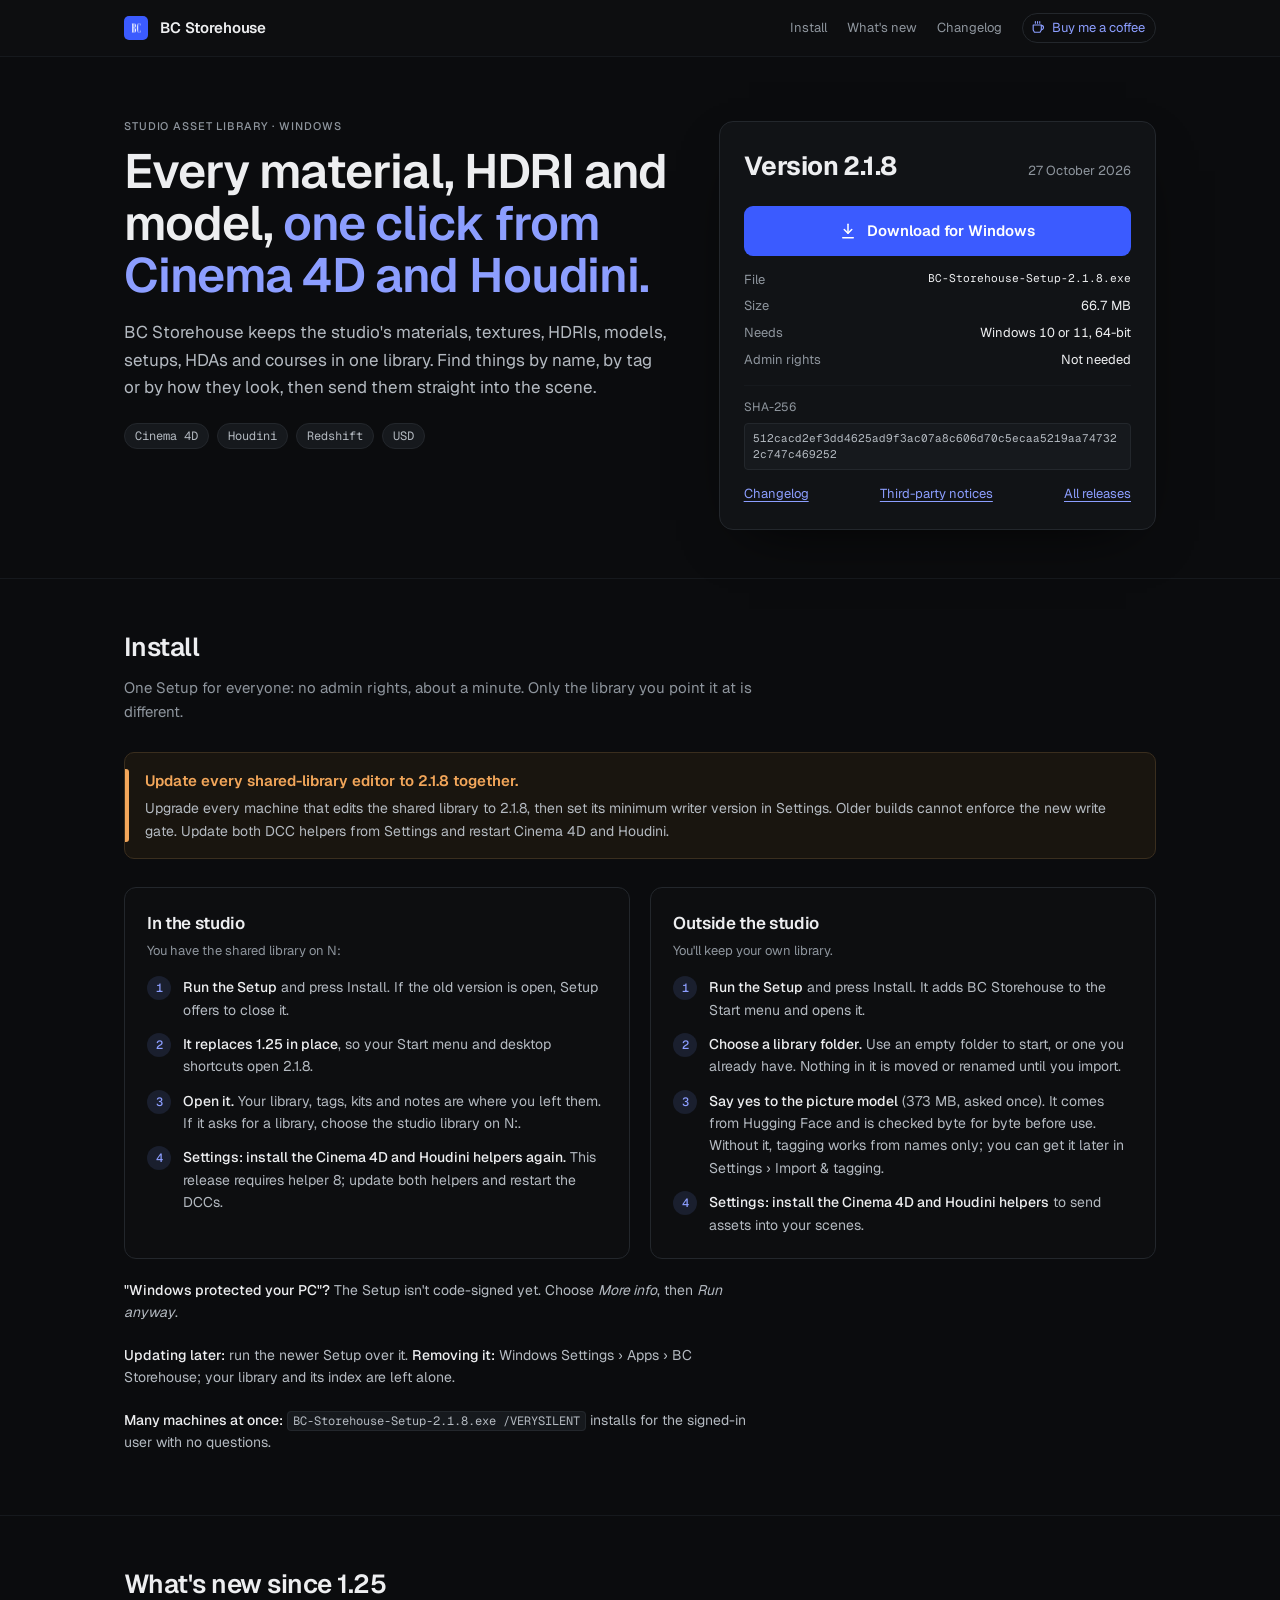
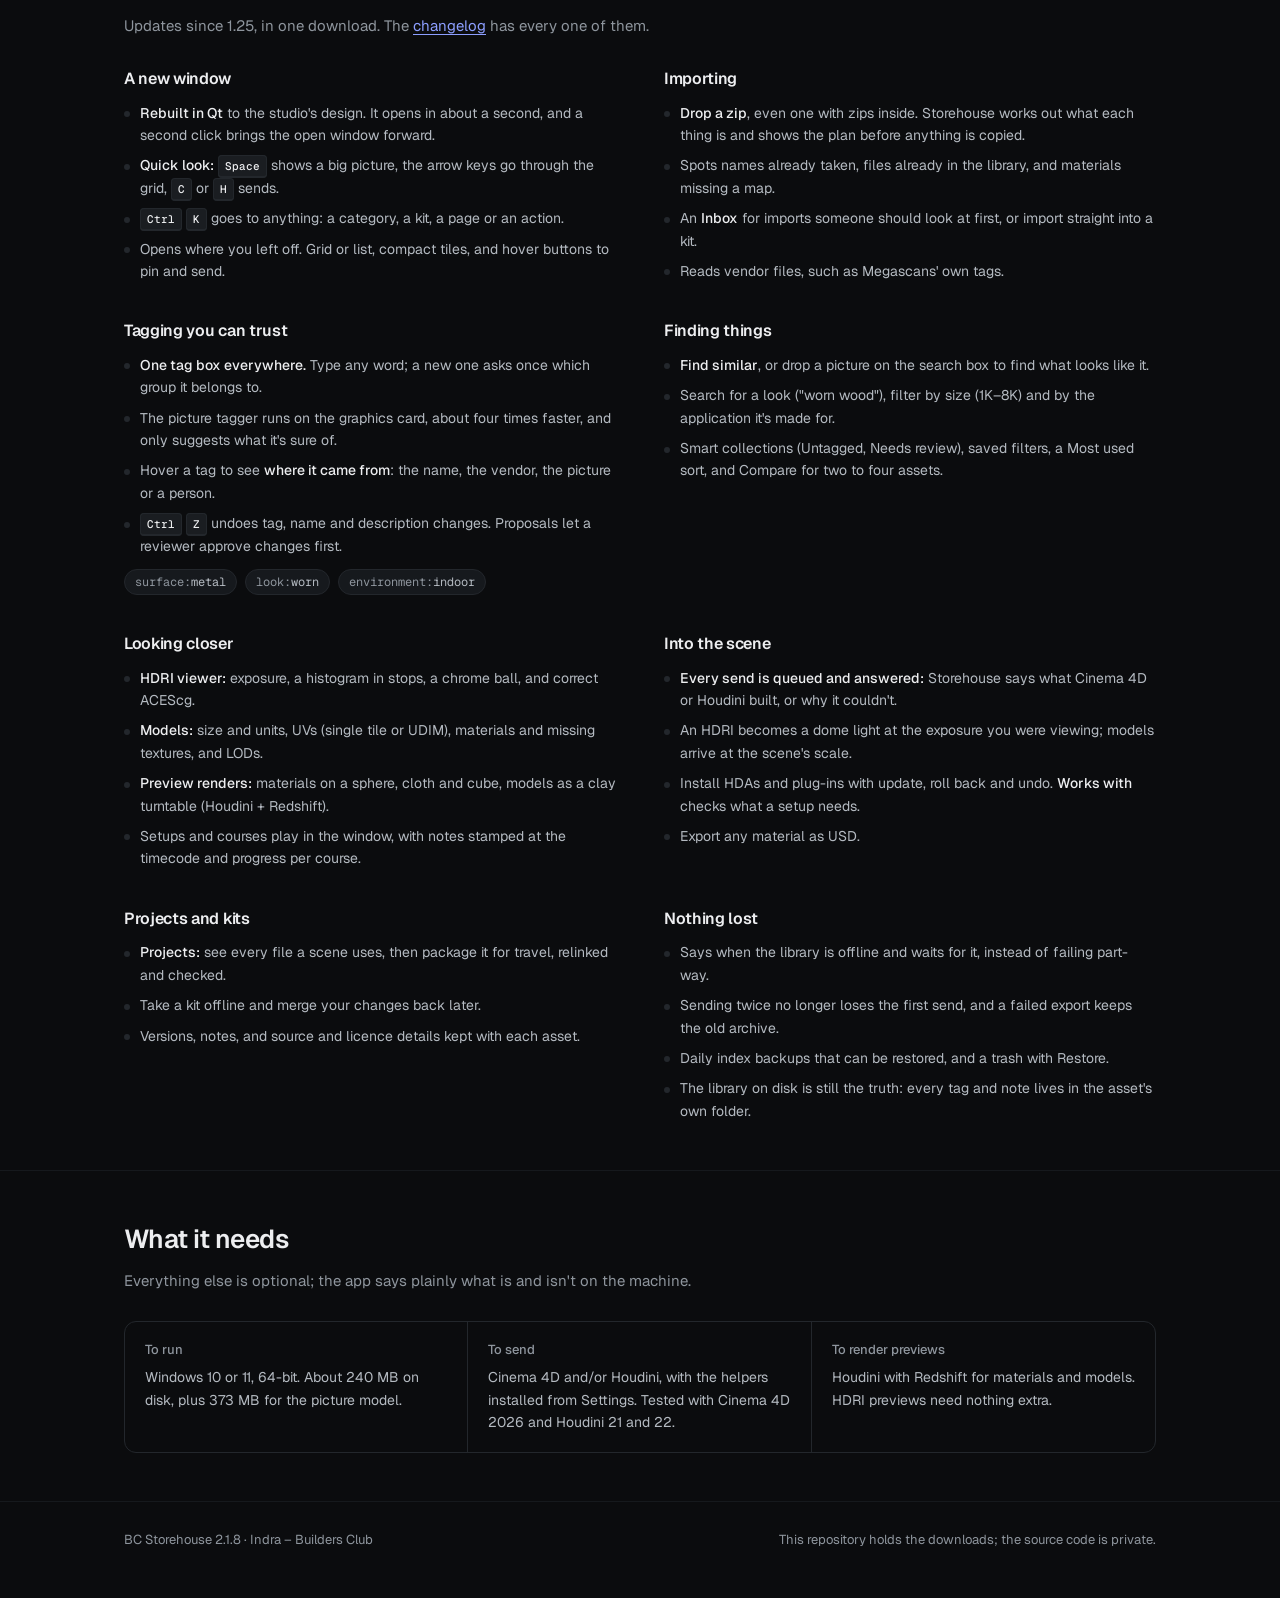
<file: index.html>
<!doctype html>
<html lang="en">
<head>
<meta charset="utf-8">
<meta name="viewport" content="width=device-width, initial-scale=1">
<title>BC Storehouse</title>
<meta name="description" content="Download BC Storehouse 2.1.8 for Windows: the studio asset library for materials, HDRIs, models, setups, HDAs and courses, with sends to Cinema 4D and Houdini.">
<link rel="icon" type="image/png" href="favicon.png">
<link rel="preconnect" href="https://fonts.googleapis.com">
<link rel="preconnect" href="https://fonts.gstatic.com" crossorigin>
<link rel="stylesheet" href="https://fonts.googleapis.com/css2?family=Geist:wght@400;500;600&family=Geist+Mono:wght@400;500&display=swap">
<link rel="stylesheet" href="style.css">
</head>
<body>

<header class="bar">
  <div class="wrap">
    <img src="mark.png" alt="">
    <a class="name" href="./">BC Storehouse</a>
    <nav>
      <a href="#install">Install</a>
      <a href="#new" class="wide">What's new</a>
      <a href="changelog.html">Changelog</a>
      <a class="coffee" href="https://buymeacoffee.com/indrajitz" target="_blank" rel="noopener" title="Buy me a coffee"><svg viewBox="0 0 24 24" fill="none" stroke="currentColor" stroke-width="1.8" stroke-linecap="round" stroke-linejoin="round" aria-hidden="true"><path d="M3.5 8h13v8l-2 3.5h-9l-2-3.5z"/><path d="M16.5 8.5a3.5 3.5 0 0 1 0 7"/><path d="M7 2.5V5M10.5 2.5V5M14 2.5V5"/></svg><span>Buy me a coffee</span></a>
    </nav>
  </div>
</header>

<main>
  <div class="wrap hero">
    <div>
      <div class="eyebrow">Studio asset library · Windows</div>
      <h1>Every material, HDRI and model, <span>one click from Cinema&nbsp;4D and Houdini.</span></h1>
      <p class="lede">BC Storehouse keeps the studio's materials, textures, HDRIs, models, setups, HDAs and courses in one library. Find things by name, by tag or by how they look, then send them straight into the scene.</p>
      <div class="apps" aria-label="Works with">
        <span class="chip">Cinema 4D</span>
        <span class="chip">Houdini</span>
        <span class="chip">Redshift</span>
        <span class="chip">USD</span>
      </div>
    </div>

    <aside class="get" aria-labelledby="dl">
      <div class="ver">
        <strong id="dl">Version 2.1.8</strong>
        <span>27 October 2026</span>
      </div>
      <a class="button" href="https://github.com/indrajitz/bc-storehouse-download/releases/download/v2.1.8/BC-Storehouse-Setup-2.1.8.exe">
        <svg viewBox="0 0 24 24" fill="none" stroke="currentColor" stroke-width="2" stroke-linecap="round" stroke-linejoin="round" aria-hidden="true"><path d="M12 3v12"/><path d="m7 10 5 5 5-5"/><path d="M5 21h14"/></svg>
        Download for Windows
      </a>
      <dl class="facts">
        <dt>File</dt><dd class="mono">BC-Storehouse-Setup-2.1.8.exe</dd>
        <dt>Size</dt><dd>66.7 MB</dd>
        <dt>Needs</dt><dd>Windows 10 or 11, 64-bit</dd>
        <dt>Admin rights</dt><dd>Not needed</dd>
      </dl>
      <div class="sha">SHA-256
        <code>512cacd2ef3dd4625ad9f3ac07a8c606d70c5ecaa5219aa747322c747c469252</code>
      </div>
      <div class="more">
        <a href="changelog.html">Changelog</a>
        <a href="https://github.com/indrajitz/bc-storehouse-download/releases/download/v2.1.8/THIRD-PARTY-NOTICES.txt">Third-party notices</a>
        <a href="https://github.com/indrajitz/bc-storehouse-download/releases">All releases</a>
      </div>
    </aside>
  </div>

  <section id="install">
    <div class="wrap">
      <h2>Install</h2>
      <p class="sub">One Setup for everyone: no admin rights, about a minute. Only the library you point it at is different.</p>

      <div class="notice" role="note">
        <div>
          <h3>Update every shared-library editor to 2.1.8 together.</h3>
          <p>Upgrade every machine that edits the shared library to 2.1.8, then set its minimum writer version in Settings. Older builds cannot enforce the new write gate. Update both DCC helpers from Settings and restart Cinema 4D and Houdini.</p>
        </div>
      </div>

      <div class="paths">
        <div class="path">
          <h3>In the studio</h3>
          <p class="who">You have the shared library on N:</p>
          <ol class="steps">
            <li><span><strong>Run the Setup</strong> and press Install. If the old version is open, Setup offers to close it.</span></li>
            <li><span><strong>It replaces 1.25 in place</strong>, so your Start menu and desktop shortcuts open 2.1.8.</span></li>
            <li><span><strong>Open it.</strong> Your library, tags, kits and notes are where you left them. If it asks for a library, choose the studio library on N:.</span></li>
            <li><span><strong>Settings: install the Cinema 4D and Houdini helpers again.</strong> This release requires helper 8; update both helpers and restart the DCCs.</span></li>
          </ol>
        </div>
        <div class="path">
          <h3>Outside the studio</h3>
          <p class="who">You'll keep your own library.</p>
          <ol class="steps">
            <li><span><strong>Run the Setup</strong> and press Install. It adds BC Storehouse to the Start menu and opens it.</span></li>
            <li><span><strong>Choose a library folder.</strong> Use an empty folder to start, or one you already have. Nothing in it is moved or renamed until you import.</span></li>
            <li><span><strong>Say yes to the picture model</strong> (373 MB, asked once). It comes from Hugging Face and is checked byte for byte before use. Without it, tagging works from names only; you can get it later in Settings › Import &amp; tagging.</span></li>
            <li><span><strong>Settings: install the Cinema 4D and Houdini helpers</strong> to send assets into your scenes.</span></li>
          </ol>
        </div>
      </div>

      <p class="both"><strong>"Windows protected your PC"?</strong> The Setup isn't code-signed yet. Choose <em>More info</em>, then <em>Run anyway</em>.</p>
      <p class="both"><strong>Updating later:</strong> run the newer Setup over it. <strong>Removing it:</strong> Windows Settings › Apps › BC Storehouse; your library and its index are left alone.</p>
      <p class="both"><strong>Many machines at once:</strong> <code>BC-Storehouse-Setup-2.1.8.exe /VERYSILENT</code> installs for the signed-in user with no questions.</p>
    </div>
  </section>

  <section id="new">
    <div class="wrap">
      <h2>What's new since 1.25</h2>
      <p class="sub">Updates since 1.25, in one download. The <a href="changelog.html">changelog</a> has every one of them.</p>

      <div class="news">
        <div>
          <h3>A new window</h3>
          <ul>
            <li><strong>Rebuilt in Qt</strong> to the studio's design. It opens in about a second, and a second click brings the open window forward.</li>
            <li><strong>Quick look:</strong> <kbd>Space</kbd> shows a big picture, the arrow keys go through the grid, <kbd>C</kbd> or <kbd>H</kbd> sends.</li>
            <li><kbd>Ctrl</kbd> <kbd>K</kbd> goes to anything: a category, a kit, a page or an action.</li>
            <li>Opens where you left off. Grid or list, compact tiles, and hover buttons to pin and send.</li>
          </ul>
        </div>

        <div>
          <h3>Importing</h3>
          <ul>
            <li><strong>Drop a zip</strong>, even one with zips inside. Storehouse works out what each thing is and shows the plan before anything is copied.</li>
            <li>Spots names already taken, files already in the library, and materials missing a map.</li>
            <li>An <strong>Inbox</strong> for imports someone should look at first, or import straight into a kit.</li>
            <li>Reads vendor files, such as Megascans' own tags.</li>
          </ul>
        </div>

        <div>
          <h3>Tagging you can trust</h3>
          <ul>
            <li><strong>One tag box everywhere.</strong> Type any word; a new one asks once which group it belongs to.</li>
            <li>The picture tagger runs on the graphics card, about four times faster, and only suggests what it's sure of.</li>
            <li>Hover a tag to see <strong>where it came from</strong>: the name, the vendor, the picture or a person.</li>
            <li><kbd>Ctrl</kbd> <kbd>Z</kbd> undoes tag, name and description changes. Proposals let a reviewer approve changes first.</li>
          </ul>
          <div class="apps">
            <span class="chip"><b>surface:</b>metal</span>
            <span class="chip"><b>look:</b>worn</span>
            <span class="chip"><b>environment:</b>indoor</span>
          </div>
        </div>

        <div>
          <h3>Finding things</h3>
          <ul>
            <li><strong>Find similar</strong>, or drop a picture on the search box to find what looks like it.</li>
            <li>Search for a look ("worn wood"), filter by size (1K–8K) and by the application it's made for.</li>
            <li>Smart collections (Untagged, Needs review), saved filters, a Most used sort, and Compare for two to four assets.</li>
          </ul>
        </div>

        <div>
          <h3>Looking closer</h3>
          <ul>
            <li><strong>HDRI viewer:</strong> exposure, a histogram in stops, a chrome ball, and correct ACEScg.</li>
            <li><strong>Models:</strong> size and units, UVs (single tile or UDIM), materials and missing textures, and LODs.</li>
            <li><strong>Preview renders:</strong> materials on a sphere, cloth and cube, models as a clay turntable (Houdini + Redshift).</li>
            <li>Setups and courses play in the window, with notes stamped at the timecode and progress per course.</li>
          </ul>
        </div>

        <div>
          <h3>Into the scene</h3>
          <ul>
            <li><strong>Every send is queued and answered:</strong> Storehouse says what Cinema 4D or Houdini built, or why it couldn't.</li>
            <li>An HDRI becomes a dome light at the exposure you were viewing; models arrive at the scene's scale.</li>
            <li>Install HDAs and plug-ins with update, roll back and undo. <strong>Works with</strong> checks what a setup needs.</li>
            <li>Export any material as USD.</li>
          </ul>
        </div>

        <div>
          <h3>Projects and kits</h3>
          <ul>
            <li><strong>Projects:</strong> see every file a scene uses, then package it for travel, relinked and checked.</li>
            <li>Take a kit offline and merge your changes back later.</li>
            <li>Versions, notes, and source and licence details kept with each asset.</li>
          </ul>
        </div>

        <div>
          <h3>Nothing lost</h3>
          <ul>
            <li>Says when the library is offline and waits for it, instead of failing part-way.</li>
            <li>Sending twice no longer loses the first send, and a failed export keeps the old archive.</li>
            <li>Daily index backups that can be restored, and a trash with Restore.</li>
            <li>The library on disk is still the truth: every tag and note lives in the asset's own folder.</li>
          </ul>
        </div>
      </div>
    </div>
  </section>

  <section id="needs">
    <div class="wrap">
      <h2>What it needs</h2>
      <p class="sub">Everything else is optional; the app says plainly what is and isn't on the machine.</p>
      <div class="req">
        <div>
          <h3>To run</h3>
          <p>Windows 10 or 11, 64-bit. About 240 MB on disk, plus 373 MB for the picture model.</p>
        </div>
        <div>
          <h3>To send</h3>
          <p>Cinema 4D and/or Houdini, with the helpers installed from Settings. Tested with Cinema 4D 2026 and Houdini 21 and 22.</p>
        </div>
        <div>
          <h3>To render previews</h3>
          <p>Houdini with Redshift for materials and models. HDRI previews need nothing extra.</p>
        </div>
      </div>
    </div>
  </section>
</main>

<footer>
  <div class="wrap">
    <span>BC Storehouse 2.1.8 · Indra – Builders Club</span>
    <span>This repository holds the downloads; the source code is private.</span>
  </div>
</footer>

</body>
</html>
</file>
<file: style.css>
/* BC Storehouse download site. The app's own tokens (storehouse/design.py):
   near-black ground, one accent, Geist. Deliberately one dark theme -- the
   page should look like the window it downloads. */
:root {
  --ground: #0B0C0E;
  --sidebar: #0D0E10;
  --surface: #111316;
  --raised: #1A1D21;
  --line: #16191D;
  --border: #23272C;
  --text: #EDEEF0;
  --soft: #B4BAC1;
  --muted: #8E959D;
  --accent: #3B5BFF;
  --accent-hover: #5270FF;
  --accent-text: #8C9EFF;
  --accent-tint: #1A1F2E;
  --ok: #6FD3A0;
  --warn: #F2A65A;
  --chip: #16191D;
  --sans: "Geist", "Segoe UI", system-ui, sans-serif;
  --mono: "Geist Mono", "Cascadia Mono", Consolas, monospace;
  color-scheme: dark;
}

* { box-sizing: border-box; }
html { -webkit-text-size-adjust: 100%; }
body {
  margin: 0;
  background: var(--ground);
  color: var(--text);
  font: 400 15px/1.6 var(--sans);
  -webkit-font-smoothing: antialiased;
}
a { color: var(--accent-text); text-underline-offset: 3px; }
a:hover { color: var(--text); }
:focus-visible { outline: 2px solid var(--accent); outline-offset: 3px; border-radius: 4px; }
code, .mono { font-family: var(--mono); font-size: 0.86em; }
code { background: var(--chip); border: 1px solid var(--border); border-radius: 4px; padding: 1px 5px; color: var(--soft); }
h1, h2, h3 { text-wrap: balance; font-weight: 600; letter-spacing: -0.02em; margin: 0; }

.wrap { max-width: 1080px; margin: 0 auto; padding: 0 24px; }

/* -- top bar ------------------------------------------------------------ */
.bar { border-bottom: 1px solid var(--line); background: var(--sidebar); }
.bar .wrap { display: flex; align-items: center; gap: 12px; height: 56px; }
.bar img { width: 24px; height: 24px; border-radius: 5px; }
.bar .name { font-weight: 600; letter-spacing: -0.01em; color: var(--text); text-decoration: none; }
.bar nav { margin-left: auto; display: flex; gap: 20px; font-size: 13px; }
.bar nav a { color: var(--muted); text-decoration: none; }
.bar nav a:hover, .bar nav a[aria-current] { color: var(--text); }
/* The thank-you link: the one accent in the bar, a small cup and words. */
.bar nav { align-items: center; }
.bar nav a.coffee { display: inline-flex; align-items: center; gap: 6px; color: var(--accent-text);
  border: 1px solid var(--border); border-radius: 999px; padding: 4px 10px 4px 8px; }
.bar nav a.coffee:hover { color: var(--text); border-color: var(--accent); }
.bar nav a.coffee svg { width: 15px; height: 15px; }

/* -- hero --------------------------------------------------------------- */
.hero { padding-top: 64px; padding-bottom: 48px; display: grid; grid-template-columns: minmax(0, 1.25fr) minmax(0, 1fr); gap: 48px; align-items: start; }
.eyebrow { font: 500 11px/1 var(--sans); letter-spacing: 0.08em; text-transform: uppercase; color: var(--muted); }
.hero h1 { font-size: clamp(34px, 5vw, 48px); line-height: 1.08; margin: 14px 0 18px; }
.hero h1 span { color: var(--accent-text); }
.lede { color: var(--soft); font-size: 17px; max-width: 34em; margin: 0; }
.apps { display: flex; flex-wrap: wrap; gap: 8px; margin-top: 22px; }
.chip { display: inline-block; font: 400 12px/1 var(--mono); color: var(--soft); background: var(--chip); border: 1px solid var(--border); border-radius: 999px; padding: 6px 10px; }
.chip b { color: var(--muted); font-weight: 400; }

/* the one lifted object on the page */
.get { background: var(--surface); border: 1px solid var(--border); border-radius: 14px; padding: 24px; box-shadow: 0 20px 60px -30px #000; }
.get .ver { display: flex; align-items: baseline; justify-content: space-between; gap: 12px; }
.get .ver strong { font-size: 26px; letter-spacing: -0.02em; }
.get .ver span { color: var(--muted); font-size: 13px; }
.button {
  display: flex; align-items: center; justify-content: center; gap: 10px;
  margin: 18px 0 14px; padding: 13px 18px; border-radius: 9px;
  background: var(--accent); color: #fff; font-weight: 600; text-decoration: none;
  transition: background 0.15s;
}
.button:hover { background: var(--accent-hover); color: #fff; }
.button svg { width: 18px; height: 18px; }
.facts { display: grid; grid-template-columns: auto 1fr; gap: 6px 14px; margin: 0; font-size: 13px; }
.facts dt { color: var(--muted); }
.facts dd { margin: 0; text-align: right; font-variant-numeric: tabular-nums; min-width: 0; overflow-wrap: anywhere; }
.sha { margin-top: 14px; padding-top: 12px; border-top: 1px solid var(--line); font-size: 12px; color: var(--muted); }
.sha code { display: block; margin-top: 6px; word-break: break-all; font-size: 11px; line-height: 1.5; padding: 6px 8px; }
.get .more { display: flex; justify-content: space-between; gap: 12px; margin-top: 14px; font-size: 13px; }

/* -- sections ------------------------------------------------------------ */
section { padding: 48px 0; border-top: 1px solid var(--line); }
section > .wrap > h2 { font-size: 26px; margin-bottom: 8px; }
.sub { color: var(--muted); margin: 0 0 28px; max-width: 46em; }

.notice {
  display: grid; grid-template-columns: 4px 1fr; gap: 16px;
  background: #19150F; border: 1px solid #3A2E1E; border-radius: 10px;
  padding: 16px 18px 16px 0; margin-bottom: 28px;
}
.notice::before { content: ""; background: var(--warn); border-radius: 0 3px 3px 0; }
.notice h3 { font-size: 15px; color: var(--warn); letter-spacing: 0; margin-bottom: 4px; }
.notice p { margin: 0; color: var(--soft); font-size: 14px; }

.paths { display: grid; grid-template-columns: minmax(0, 1fr) minmax(0, 1fr); gap: 20px; }
code { overflow-wrap: anywhere; }
.path { border: 1px solid var(--border); border-radius: 12px; padding: 22px; background: var(--sidebar); }
.path h3 { font-size: 17px; margin-bottom: 4px; }
.path .who { color: var(--muted); font-size: 13px; margin: 0 0 14px; }
ol.steps { margin: 0; padding: 0; list-style: none; counter-reset: s; display: grid; gap: 12px; }
ol.steps li { counter-increment: s; display: grid; grid-template-columns: 26px 1fr; gap: 10px; font-size: 14px; color: var(--soft); }
ol.steps li::before {
  content: counter(s); font: 500 12px/24px var(--mono); text-align: center;
  width: 24px; height: 24px; border-radius: 50%; background: var(--accent-tint); color: var(--accent-text);
}
ol.steps li strong { color: var(--text); font-weight: 500; }
.both { margin-top: 20px; font-size: 14px; color: var(--soft); max-width: 70ch; }
.both strong { color: var(--text); font-weight: 500; }

.news { display: grid; grid-template-columns: repeat(2, minmax(0, 1fr)); gap: 36px 48px; }
.news h3 { font-size: 16px; margin-bottom: 10px; }
.news ul { margin: 0; padding: 0; list-style: none; display: grid; gap: 8px; }
.news li { position: relative; padding-left: 16px; font-size: 14px; color: var(--soft); }
.news li::before { content: ""; position: absolute; left: 0; top: 0.68em; width: 6px; height: 6px; border-radius: 50%; background: var(--border); }
.news li strong { color: var(--text); font-weight: 500; }
.news .apps { margin-top: 12px; }

kbd { font: 500 11px/1 var(--mono); padding: 3px 6px; border-radius: 4px; border: 1px solid var(--border); border-bottom-width: 2px; background: var(--raised); color: var(--text); }

.req { display: grid; grid-template-columns: repeat(3, minmax(0, 1fr)); border: 1px solid var(--border); border-radius: 12px; overflow: hidden; }
.req div { padding: 18px 20px; border-right: 1px solid var(--border); }
.req div:last-child { border-right: 0; }
.req h3 { font-size: 13px; color: var(--muted); font-weight: 500; letter-spacing: 0; margin-bottom: 6px; }
.req p { margin: 0; font-size: 14px; color: var(--soft); }

footer { border-top: 1px solid var(--line); padding: 28px 0 48px; color: var(--muted); font-size: 13px; }
footer .wrap { display: flex; flex-wrap: wrap; justify-content: space-between; gap: 12px; }

/* -- changelog ------------------------------------------------------------ */
.log { display: grid; grid-template-columns: 170px minmax(0, 1fr); gap: 48px; padding: 48px 0 64px; }
.log aside { position: sticky; top: 20px; align-self: start; max-height: calc(100vh - 40px); overflow-y: auto; font: 400 12px/1.9 var(--mono); }
.log aside a { color: var(--muted); text-decoration: none; display: block; }
.log aside a:hover { color: var(--text); }
.log aside .new { color: var(--accent-text); }
.log aside hr { border: 0; border-top: 1px solid var(--border); margin: 8px 0; }
.log article { max-width: 72ch; min-width: 0; }
.log article > h1 { font-size: 34px; margin-bottom: 12px; }
.log article > p { color: var(--soft); }
.entry { padding: 28px 0; border-top: 1px solid var(--line); scroll-margin-top: 16px; }
.entry h2 { font-size: 20px; display: flex; flex-wrap: wrap; align-items: baseline; gap: 10px; }
.entry h2 .date { font: 400 12px/1 var(--mono); color: var(--muted); letter-spacing: 0; }
.entry h2 .pill { font: 500 10px/1 var(--sans); letter-spacing: 0.08em; text-transform: uppercase; color: var(--accent-text); background: var(--accent-tint); border-radius: 999px; padding: 5px 8px; }
.entry h3 { font-size: 12px; color: var(--muted); font-weight: 500; letter-spacing: 0.06em; text-transform: uppercase; margin: 20px 0 6px; }
.entry p, .entry li { color: var(--soft); font-size: 14px; }
.entry ul { padding-left: 18px; }
.entry li { margin: 6px 0; }
.entry li strong, .entry p strong { color: var(--text); font-weight: 500; }
.entry pre { background: var(--surface); border: 1px solid var(--border); border-radius: 8px; padding: 12px 14px; overflow-x: auto; font: 12px/1.6 var(--mono); color: var(--soft); }
.marker { margin: 28px 0 0; padding: 14px 16px; border: 1px dashed var(--border); border-radius: 10px; color: var(--muted); font-size: 13px; }

@media (max-width: 860px) {
  .hero, .paths, .news { grid-template-columns: minmax(0, 1fr); }
  .hero { padding-top: 40px; gap: 32px; }
  .req { grid-template-columns: 1fr; }
  .req div { border-right: 0; border-bottom: 1px solid var(--border); }
  .req div:last-child { border-bottom: 0; }
  .log { grid-template-columns: 1fr; gap: 0; padding-top: 32px; }
  .log aside { display: none; }
}
@media (max-width: 520px) {
  .wrap { padding-left: 16px; padding-right: 16px; }
  .bar nav { gap: 14px; }
  .bar nav .wide { display: none; }
  .bar nav a.coffee span { display: none; }
  .bar nav a.coffee { padding: 5px 7px; }
}
@media (prefers-reduced-motion: reduce) {
  * { transition: none !important; }
}
</file>
